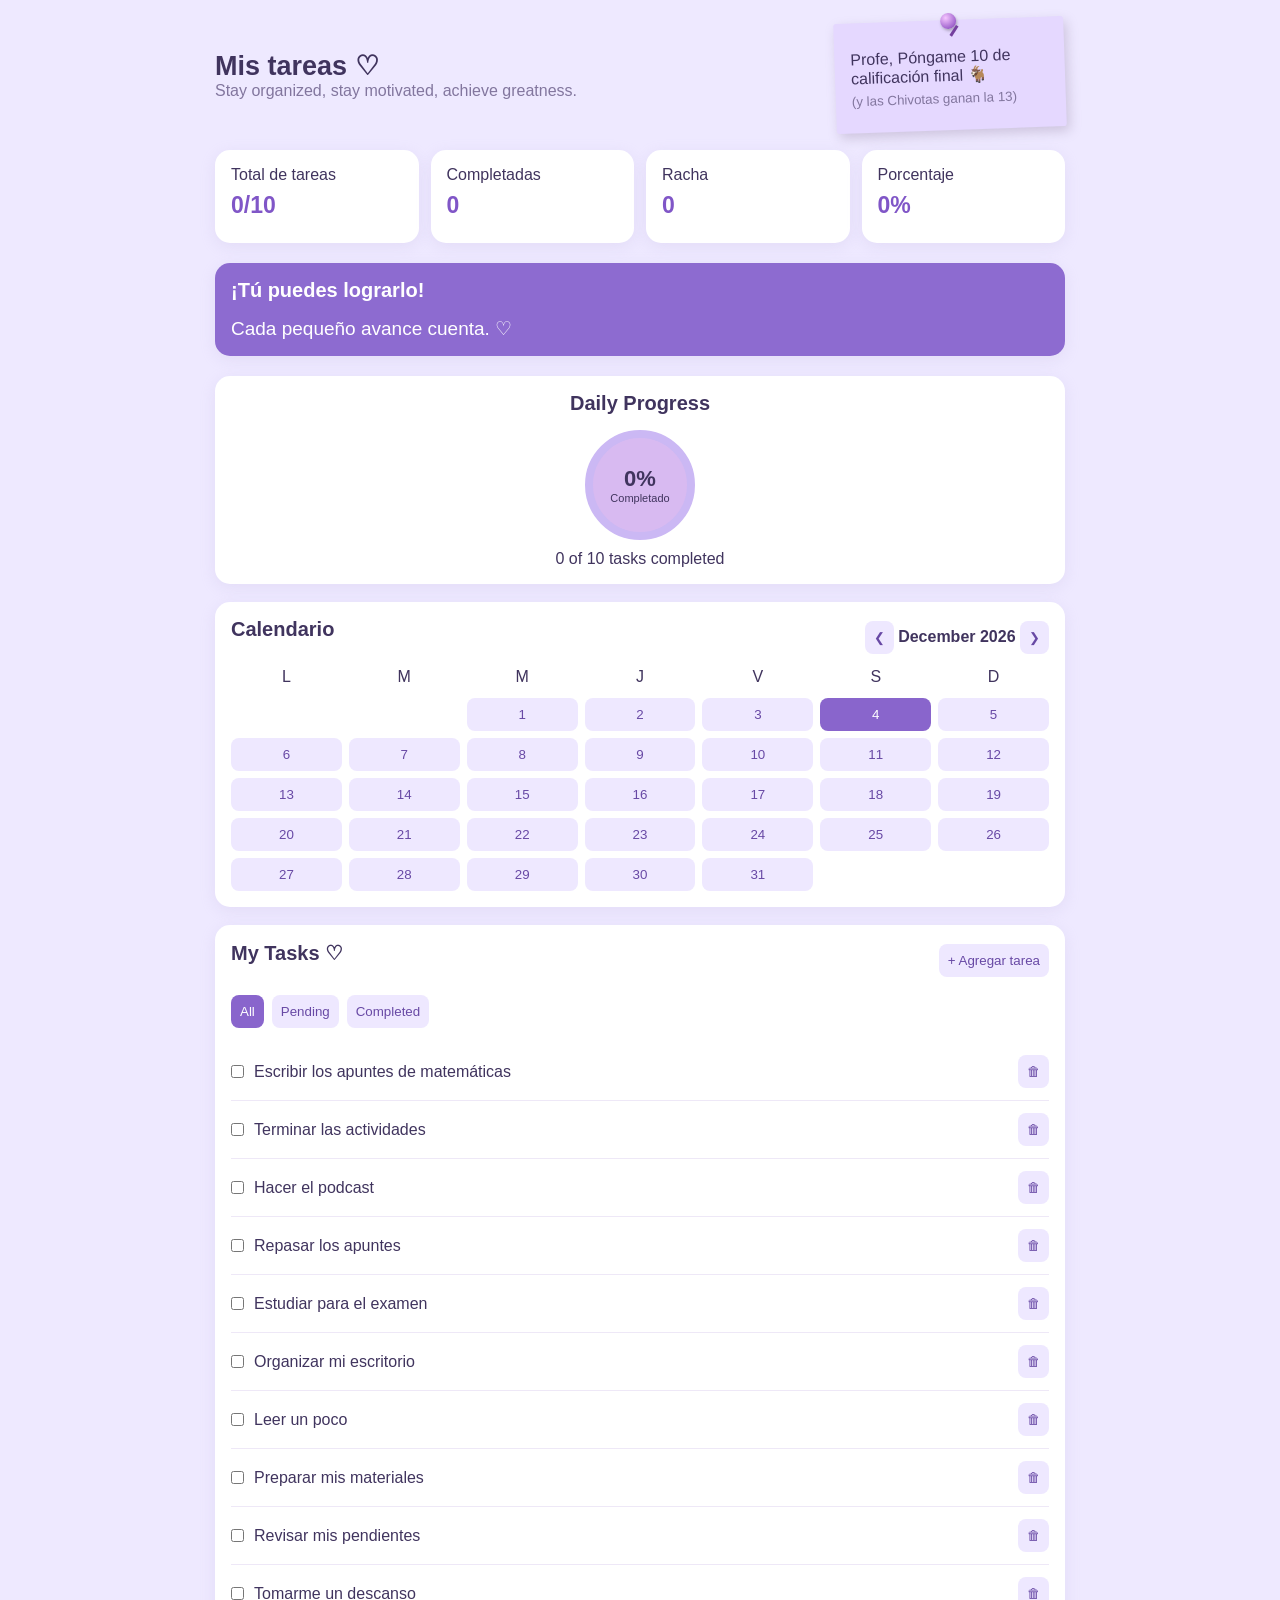
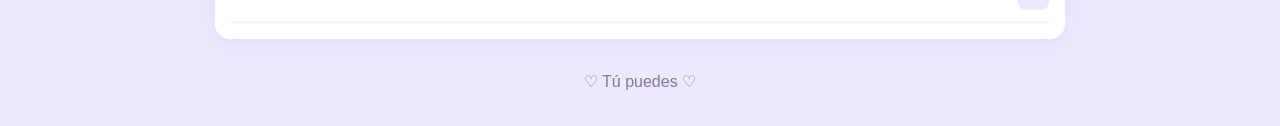
<file: index.html>
<!DOCTYPE html>
<html lang="es">
<head>
    <meta charset="UTF-8">
    <meta name="viewport" content="width=device-width, initial-scale=1.0">
    <title>Mis tareas 💜</title>
    <link rel="stylesheet" href="listadetareasevelyn.css">
</head>

<body>

<main class="app">

    <header class="encabezado">
        <div class="titulo">
            <div>
                <h1>Mis tareas ♡</h1>
                <p>Stay organized, stay motivated, achieve greatness.</p>
            </div>
        </div>

        <div class="postit">
            <span></span>
            <p>Profe, Póngame 10 de calificación final 🐐</p>
            <small>(y las Chivotas ganan la 13)</small>
        </div>
    </header>

    <section class="estadisticas">

        <div class="stat">
            <span>Total de tareas</span>
            <strong id="total">0</strong>
        </div>

        <div class="stat">
            <span>Completadas</span>
            <strong id="completadas">0</strong>
        </div>

        <div class="stat">
            <span>Racha</span>
            <strong id="racha">0</strong>
        </div>

        <div class="stat">
            <span>Porcentaje</span>
            <strong id="porcentaje">0%</strong>
        </div>

    </section>

    <section class="frase">
        <h2>¡Tú puedes lograrlo!</h2>
        <p>Cada pequeño avance cuenta. ♡</p>
    </section>

    <section class="panel progreso">
        <h2>Daily Progress</h2>

        <div class="circulo" id="circulo">
            <strong id="progresoNumero">0%</strong>
            <small>Completado</small>
        </div>

        <p id="resumen">¡Comienza con tus tareas!</p>
    </section>

    <section class="panel calendario">

        <div class="calendario-titulo">
            <h2>Calendario</h2>

            <div>
                <button id="anterior">❮</button>
                <strong id="mesAnio"></strong>
                <button id="siguiente">❯</button>
            </div>
        </div>

        <div class="dias">
            <span>L</span>
            <span>M</span>
            <span>M</span>
            <span>J</span>
            <span>V</span>
            <span>S</span>
            <span>D</span>
        </div>

        <div class="numeros" id="numeros"></div>

    </section>

    <section class="panel tareas">

        <div class="tareas-titulo">
            <h2>My Tasks ♡</h2>
            <button id="agregar">+ Agregar tarea</button>
        </div>

        <div class="filtros">
            <button class="activo" data-filtro="todas">All</button>
            <button data-filtro="pendientes">Pending</button>
            <button data-filtro="completadas">Completed</button>
        </div>

        <ul id="listaTareas"></ul>

    </section>

    <footer>
        ♡ Tú puedes ♡
    </footer>

</main>

<script src="listadetareasevelyn.js"></script>

</body>
</html>
</file>
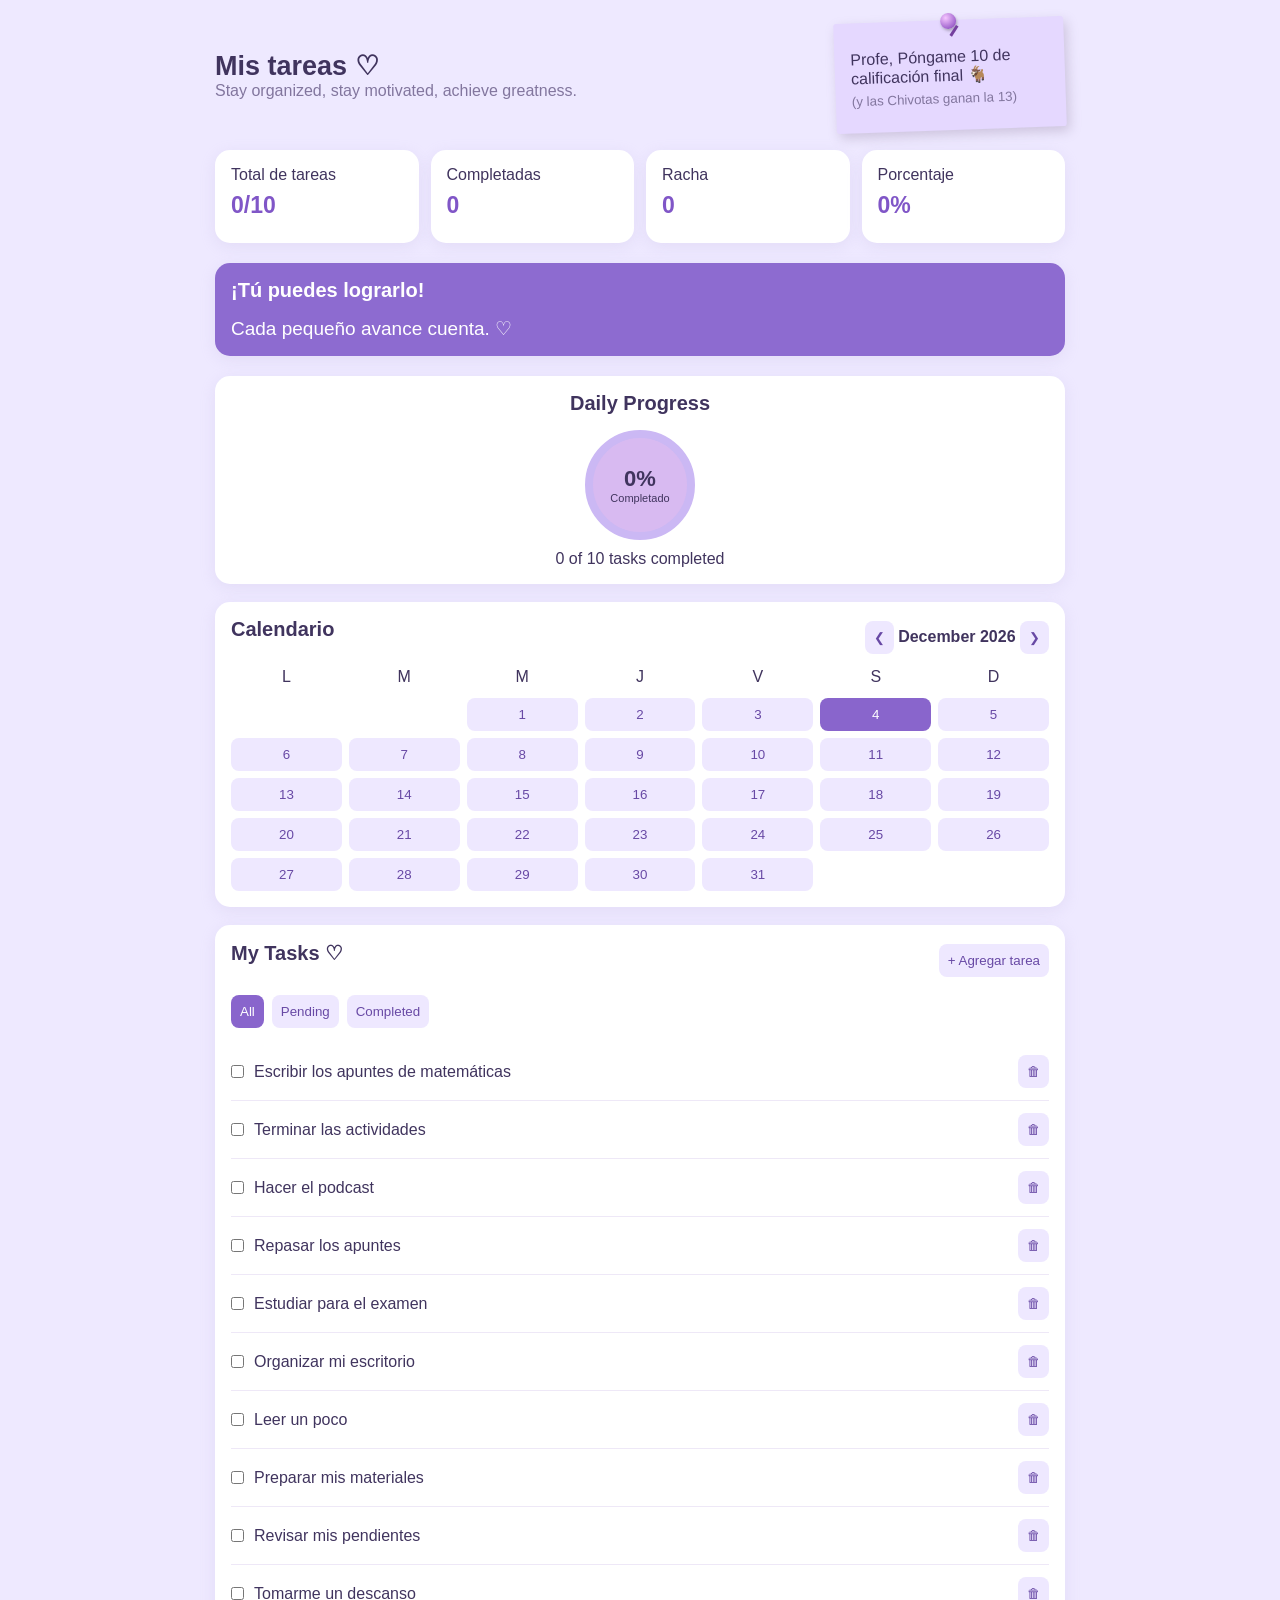
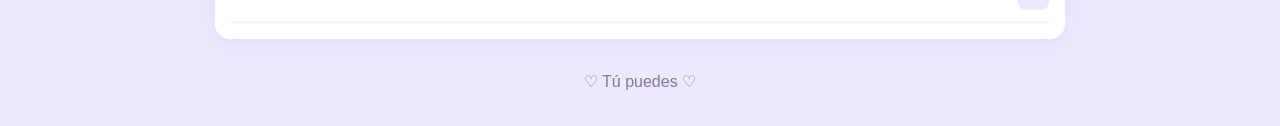
<file: listadetareasevelyn.html>
<!DOCTYPE html>
<html lang="es">
<head>
    <meta charset="UTF-8">
    <meta name="viewport" content="width=device-width, initial-scale=1.0">
    <title>Mis tareas 💜</title>
    <link rel="stylesheet" href="listadetareasevelyn.css">
</head>

<body>

<main class="app">

    <header class="encabezado">
        <div class="titulo">
            <div>
                <h1>Mis tareas ♡</h1>
                <p>Stay organized, stay motivated, achieve greatness.</p>
            </div>
        </div>

        <div class="postit">
            <span></span>
            <p>Profe, Póngame 10 de calificación final 🐐</p>
            <small>(y las Chivotas ganan la 13)</small>
        </div>
    </header>

    <section class="estadisticas">

        <div class="stat">
            <span>Total de tareas</span>
            <strong id="total">0</strong>
        </div>

        <div class="stat">
            <span>Completadas</span>
            <strong id="completadas">0</strong>
        </div>

        <div class="stat">
            <span>Racha</span>
            <strong id="racha">0</strong>
        </div>

        <div class="stat">
            <span>Porcentaje</span>
            <strong id="porcentaje">0%</strong>
        </div>

    </section>

    <section class="frase">
        <h2>¡Tú puedes lograrlo!</h2>
        <p>Cada pequeño avance cuenta. ♡</p>
    </section>

    <section class="panel progreso">
        <h2>Daily Progress</h2>

        <div class="circulo" id="circulo">
            <strong id="progresoNumero">0%</strong>
            <small>Completado</small>
        </div>

        <p id="resumen">¡Comienza con tus tareas!</p>
    </section>

    <section class="panel calendario">

        <div class="calendario-titulo">
            <h2>Calendario</h2>

            <div>
                <button id="anterior">❮</button>
                <strong id="mesAnio"></strong>
                <button id="siguiente">❯</button>
            </div>
        </div>

        <div class="dias">
            <span>L</span>
            <span>M</span>
            <span>M</span>
            <span>J</span>
            <span>V</span>
            <span>S</span>
            <span>D</span>
        </div>

        <div class="numeros" id="numeros"></div>

    </section>

    <section class="panel tareas">

        <div class="tareas-titulo">
            <h2>My Tasks ♡</h2>
            <button id="agregar">+ Agregar tarea</button>
        </div>

        <div class="filtros">
            <button class="activo" data-filtro="todas">All</button>
            <button data-filtro="pendientes">Pending</button>
            <button data-filtro="completadas">Completed</button>
        </div>

        <ul id="listaTareas"></ul>

    </section>

    <footer>
        ♡ Tú puedes ♡
    </footer>

</main>

<script src="listadetareasevelyn.js"></script>

</body>
</html>
</file>
<file: listadetareasevelyn.css>
* {
    margin: 0;
    padding: 0;
    box-sizing: border-box;
}

body {
    background: #eee9ff;
    color: #40345e;
    font-family: Arial, sans-serif;
    padding: 20px;
}

.app {
    max-width: 850px;
    margin: auto;
}

.encabezado, .titulo, .calendario-titulo, .tareas-titulo {
    display: flex;
    align-items: center;
    justify-content: space-between;
    gap: 12px;
}

.titulo {
    justify-content: flex-start;
}

h1 {
    font-size: 27px;
}

.titulo p, .postit small {
    color: #82769e;
}

/* Post-it lila con alfiler */

.postit {
    position: relative;
    background: #e5d8ff;
    max-width: 230px;
    padding: 22px 16px 18px;
    border-radius: 3px;
    transform: rotate(-2deg);
    box-shadow: 3px 5px 12px #8d7b9b55;
}

.postit span, .postit p, .postit small {
    display: block;
    margin-bottom: 6px;
}

.postit::before {
    content: "";
    position: absolute;
    width: 16px;
    height: 16px;
    top: -7px;
    left: 50%;
    transform: translateX(-50%);
    border-radius: 50%;
    background: radial-gradient(
        circle at 35% 30%,
        #f5c5ff,
        #a66bd1 65%,
        #75409e
    );
    box-shadow: 1px 2px 3px #55555566;
}

.postit::after {
    content: "";
    position: absolute;
    width: 3px;
    height: 12px;
    top: 5px;
    left: calc(50% + 4px);
    transform: rotate(35deg);
    background: #75409e;
}

/* Estadísticas */

.estadisticas {
    display: grid;
    grid-template-columns: repeat(4, 1fr);
    gap: 12px;
    margin: 20px 0;
}

.stat, .panel, .frase {
    background: white;
    border-radius: 15px;
    padding: 16px;
    box-shadow: 0 4px 15px #b9a9d533;
}

.stat span, .stat strong {
    display: block;
    margin-bottom: 8px;
}

.stat strong {
    font-size: 23px;
    color: #8056c7;
}

/* Frase */

.frase {
    background: #8d6bd0;
    color: white;
    margin-bottom: 20px;
}

.frase p {
    font-size: 19px;
    margin-top: 8px;
}

/* Paneles */

.panel {
    margin-bottom: 18px;
}

h2 {
    font-size: 20px;
    margin-bottom: 15px;
}

/* Progreso */

.progreso {
    text-align: center;
}

.circulo {
    width: 110px;
    height: 110px;
    margin: 10px auto;
    border: 8px solid #cbb8f4;
    border-radius: 50%;
    display: grid;
    place-content: center;
    text-align: center;
}

.circulo strong {
    font-size: 22px;
}

.circulo small {
    font-size: 11px;
}

/* Botones */

button {
    border: none;
    background: #eee8ff;
    color: #6849a5;
    padding: 9px;
    border-radius: 8px;
    cursor: pointer;
}

/* Calendario */

.dias, .numeros {
    display: grid;
    grid-template-columns: repeat(7, 1fr);
    gap: 7px;
    text-align: center;
    margin-top: 12px;
}

.numeros button.hoy,
.numeros button.seleccionado,
.filtros button.activo {
    background: #8965cc;
    color: white;
}

/* Tareas */

.filtros {
    display: flex;
    gap: 8px;
    margin: 15px 0;
}

#listaTareas {
    list-style: none;
}

#listaTareas li {
    display: flex;
    align-items: center;
    gap: 10px;
    padding: 12px 0;
    border-bottom: 1px solid #eee8f7;
}

#listaTareas li label {
    display: flex;
    align-items: center;
    gap: 10px;
    flex: 1;
}

#listaTareas input {
    accent-color: #8965cc;
}

#listaTareas li.completada span {
    text-decoration: line-through;
    color: #999;
}

/* Pie de página */

footer {
    text-align: center;
    padding: 15px;
    color: #82769e;
}

/* Celulares */

@media (max-width: 600px) {
    body {
        padding: 12px;
    }

    .encabezado {
        flex-direction: column;
        align-items: stretch;
    }

    .estadisticas {
        grid-template-columns: repeat(2, 1fr);
    }

    .postit {
        max-width: none;
    }
}
</file>
